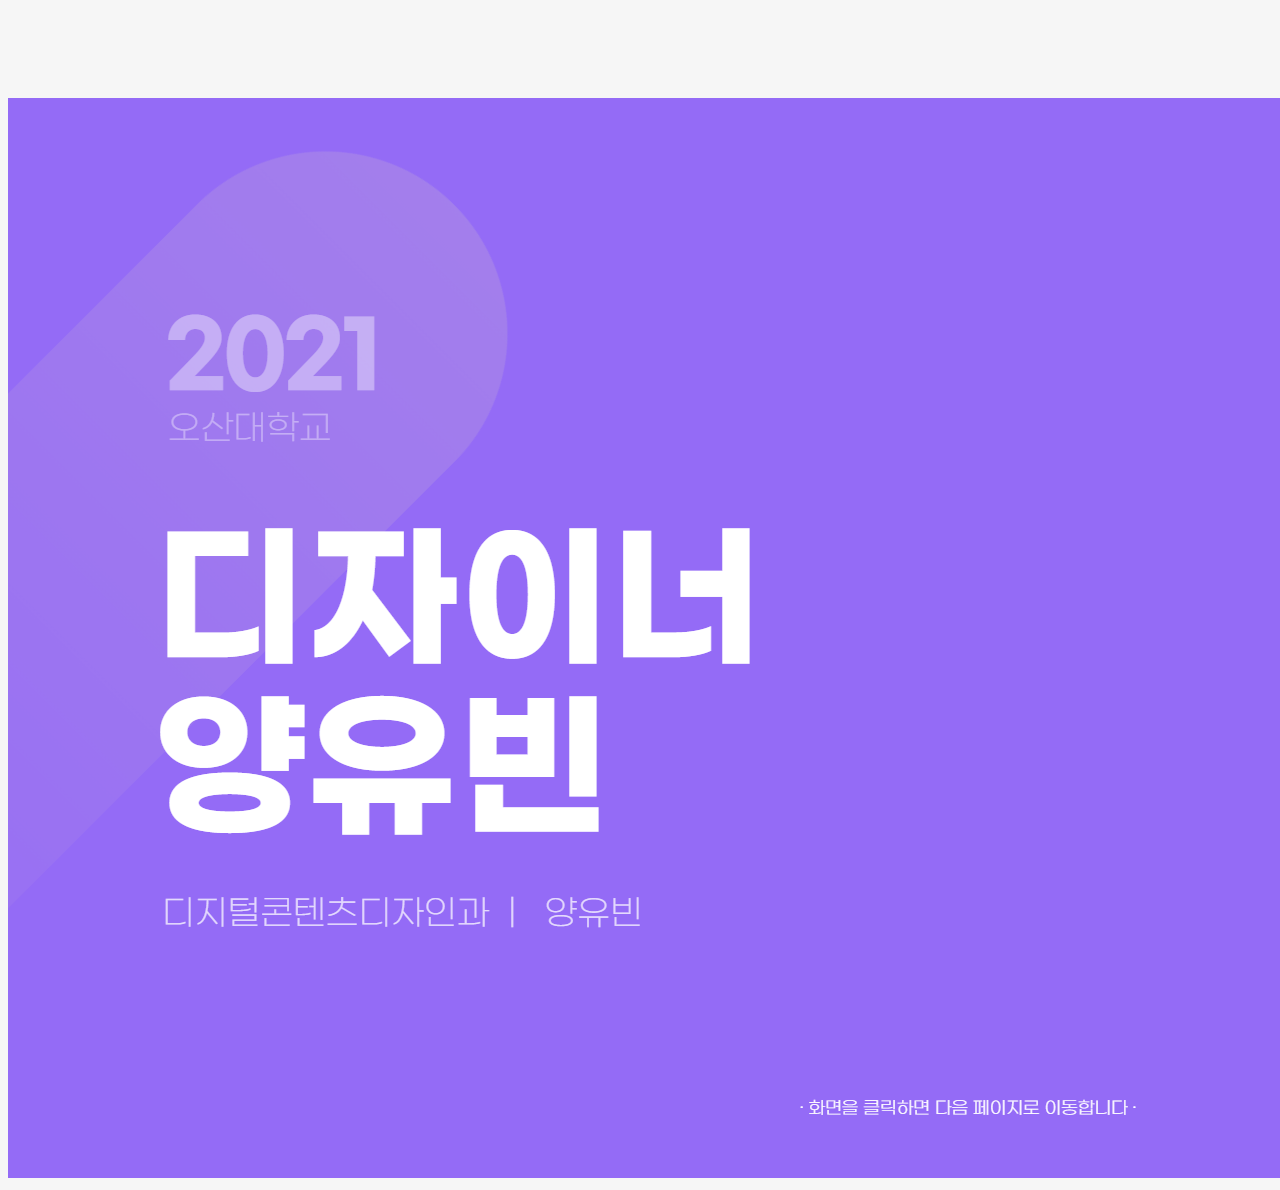
<file: index.html>
<!doctype html>
<html>
	<head>
		<meta charset="utf-8">
		<link rel="stylesheet" href="style.css">
		<title>2019280011 양유빈</title>
	</head>

	<body style="background-color:#F6F6F6">
		<br/><br/><br/><br/><br/>
		<center>
		<a href="page2.html"><img src="페이지1.png" width="1920px" height="1080px"></a>
		
		</center>
	</body>
</html>
</file>
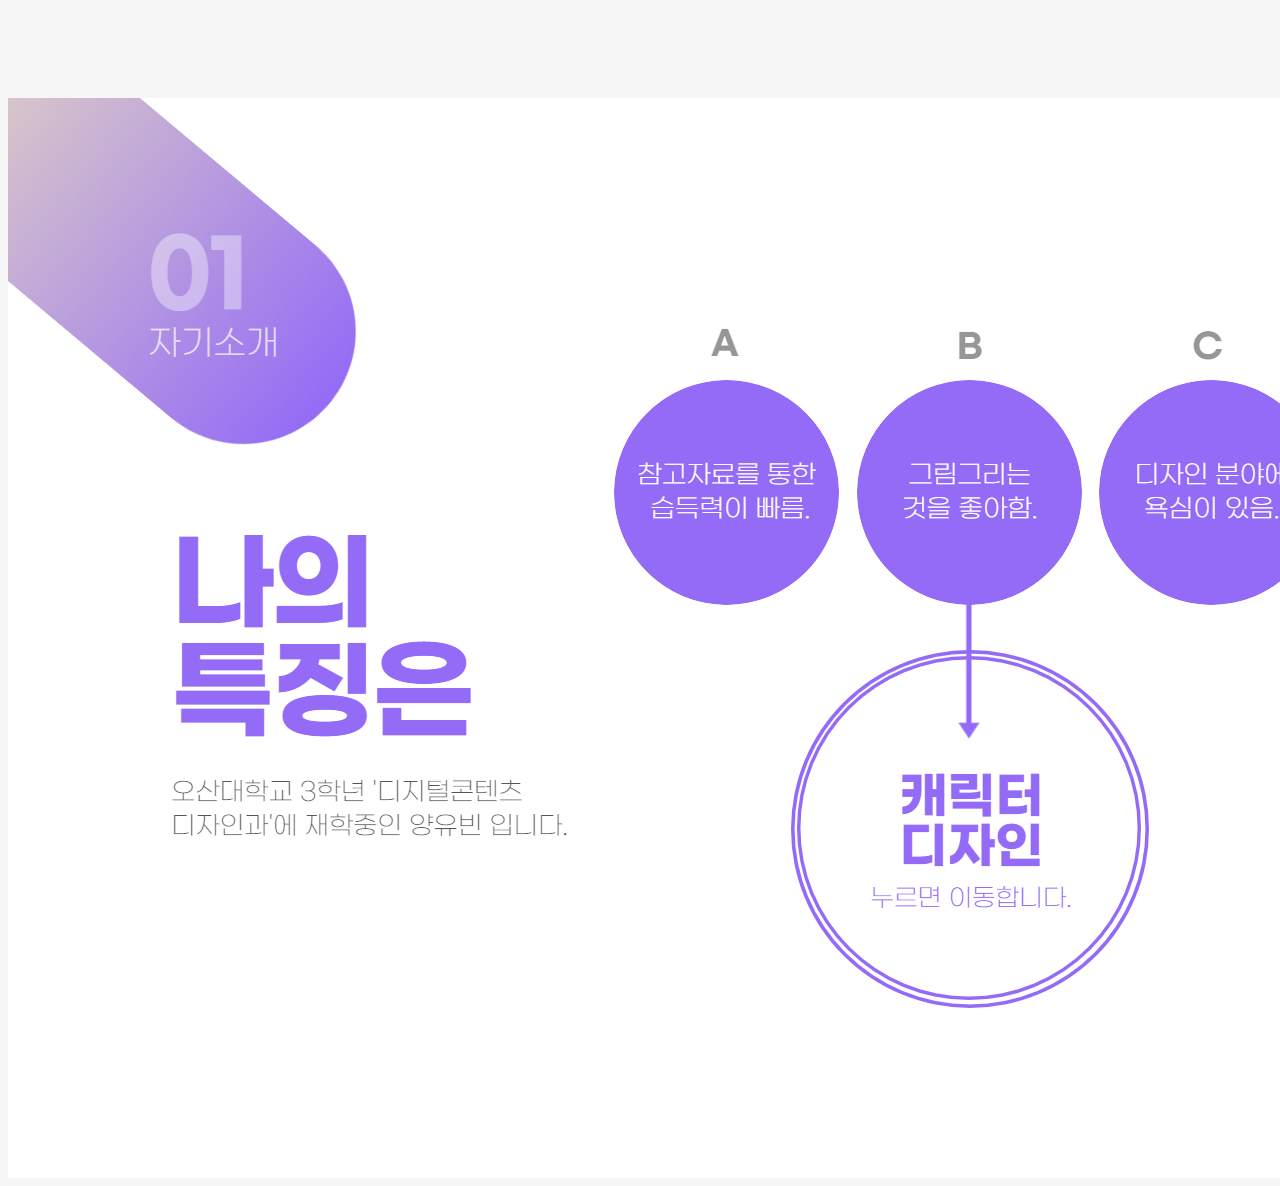
<file: page2.html>
<!doctype html>
<html>
	<head>
		<meta charset="utf-8">
		<link rel="stylesheet" href="style.css">
		<title>2019280011 양유빈</title>
	</head>

	<body style="background-color:#F6F6F6">
		<br/><br/><br/><br/><br/>
		<center>
			<div class="container">
				<div style="position: absolute;">
					<div style="position: relative;"><img src="페이지2.png"></img></div>
				</div>
				<div style="position: absolute;">
					<a href="page3.html">
			  <div class="image" style="position: relative; top: 645px; left: 838px;">
				<img src="페이지2-1.png"></img>
				<div class="overlay">
				  <!-- <div class="text">click</div> -->
				</div>
			  </div>
			</a>
				</div>
			</div>
		</center>
	</body>
</html>
</file>
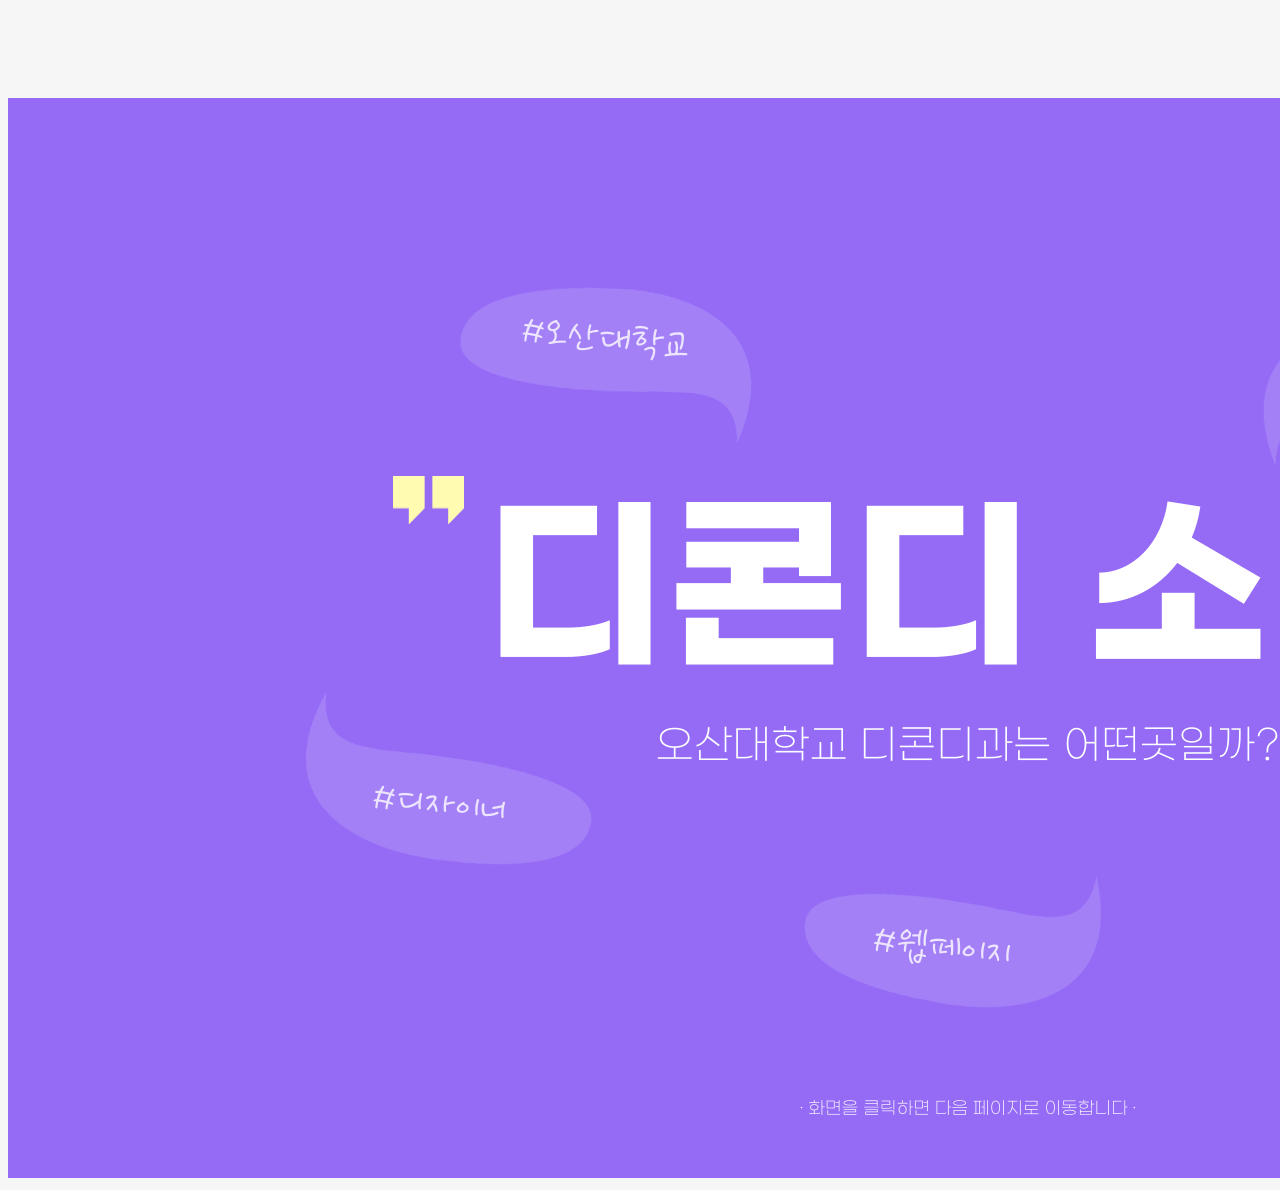
<file: page4.html>
<!doctype html>
<html>
	<head>
		<meta charset="utf-8">
		<link rel="stylesheet" href="style.css">
		<title>2019280011 양유빈</title>
	</head>

	<body style="background-color:#F6F6F6">
		<br/><br/><br/><br/><br/>
		<center>
		<a href="page5.html"><img src="페이지4.png" width="1920px" height="1080px"></a>
		
		</center>
	</body>
</html>
</file>
<file: style.css>
.container {
  position: relative;
  /* width: 50%; */
  width: 1920px;
  height: 1080px;
}

.image {
  display: block;
  width: 100%;
  height: auto;
}

.overlay {
  position: absolute;
  top: 0;
  bottom: 0;
  left: 0;
  right: 0;
  height: 100%;
  width: 100%;
  transition: .5s ease;
  opacity: 0;
  background-color: plum;
}

.image:hover .overlay {
  opacity: 0.33;
}

.text {
  color: white;
  font-size: 20px;
  position: absolute;
  top: 50%;
  left: 50%;
  -webkit-transform: translate(-50%, -50%);
  -ms-transform: translate(-50%, -50%);
  transform: translate(-50%, -50%);
  text-align: center;
}
</file>
